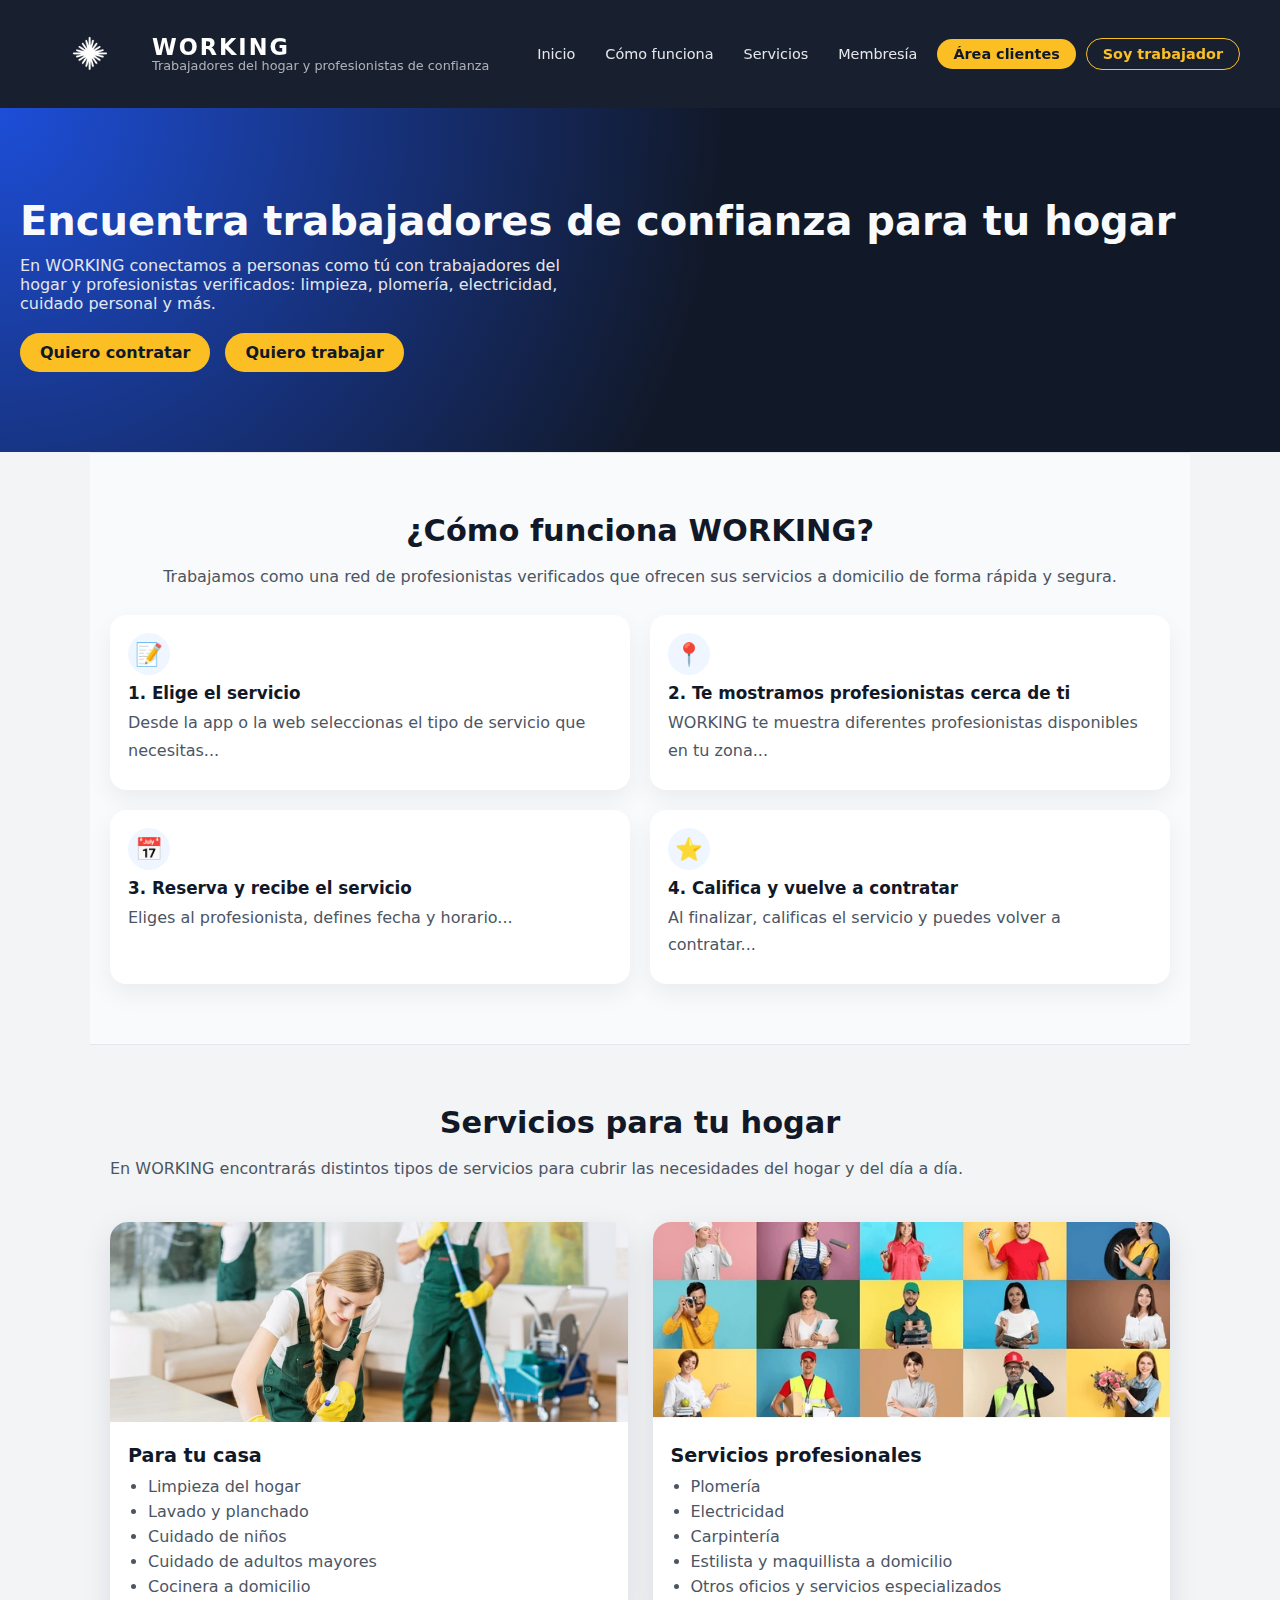
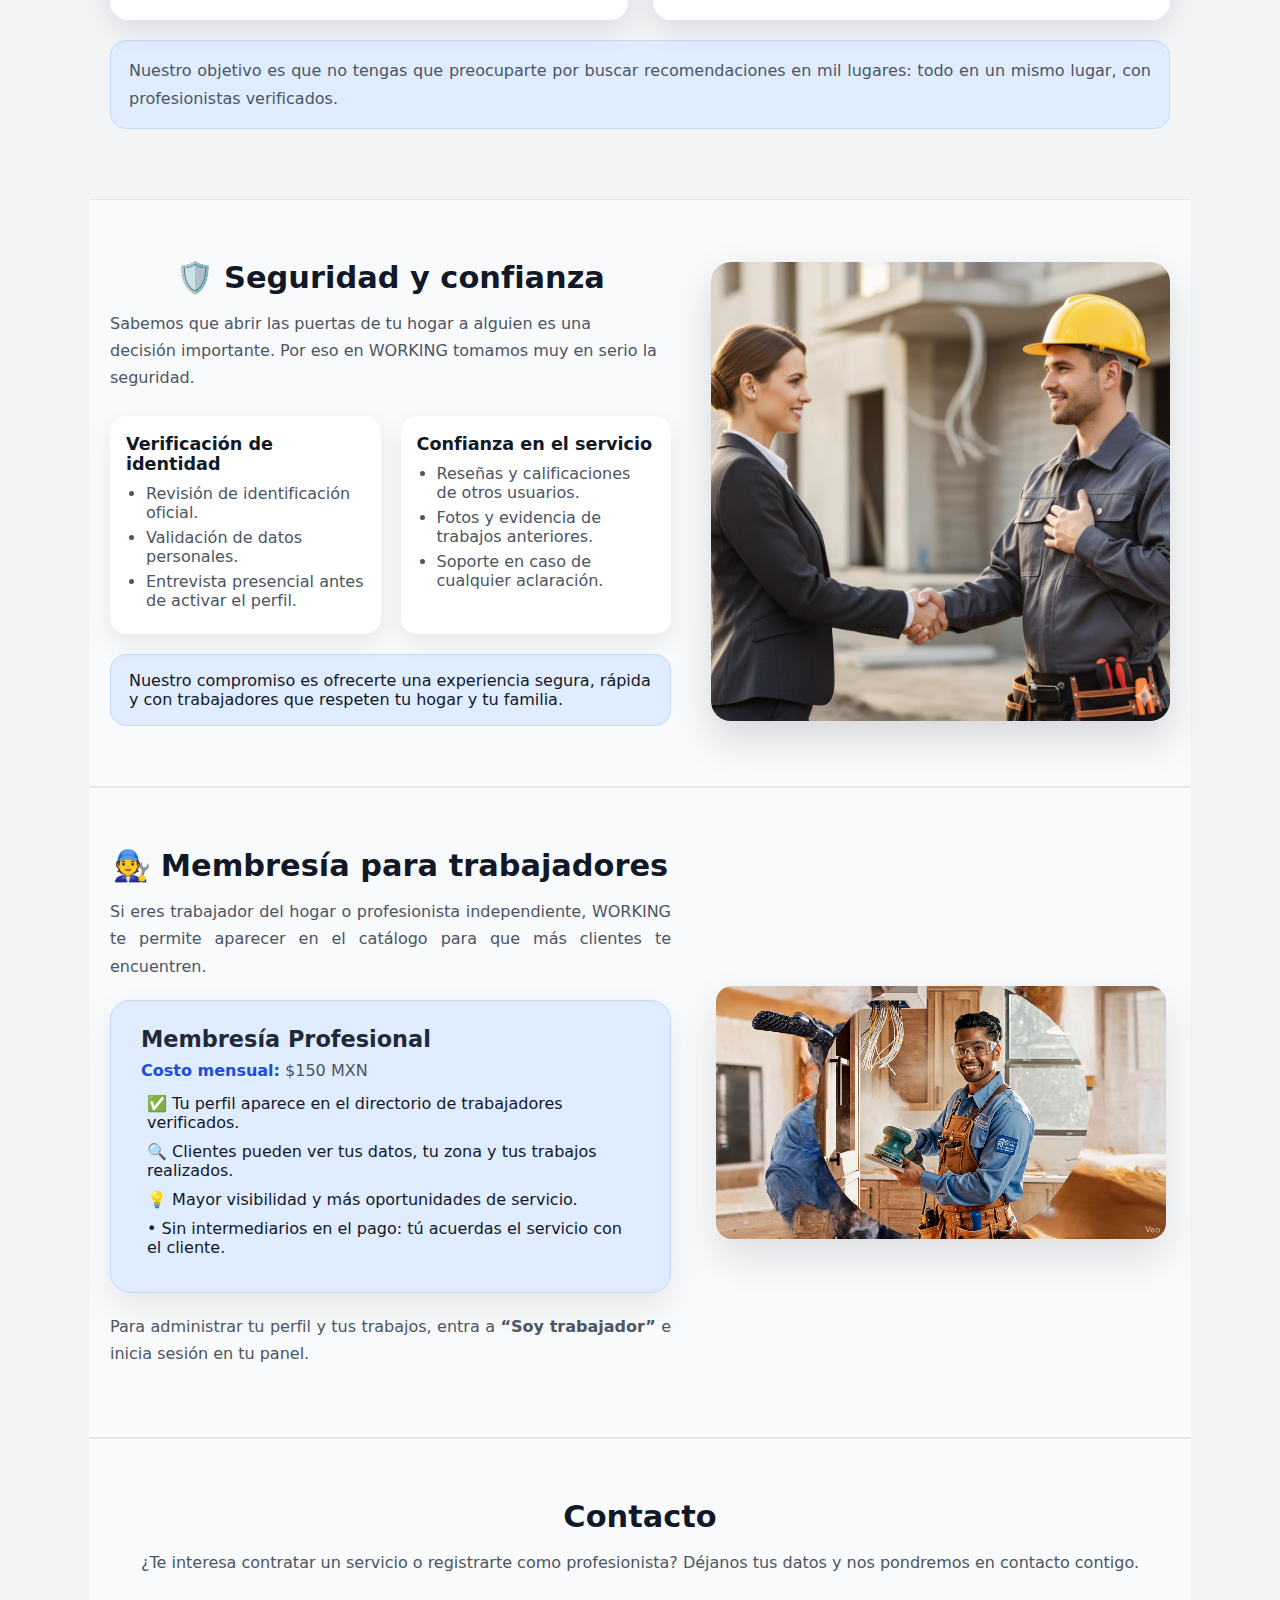
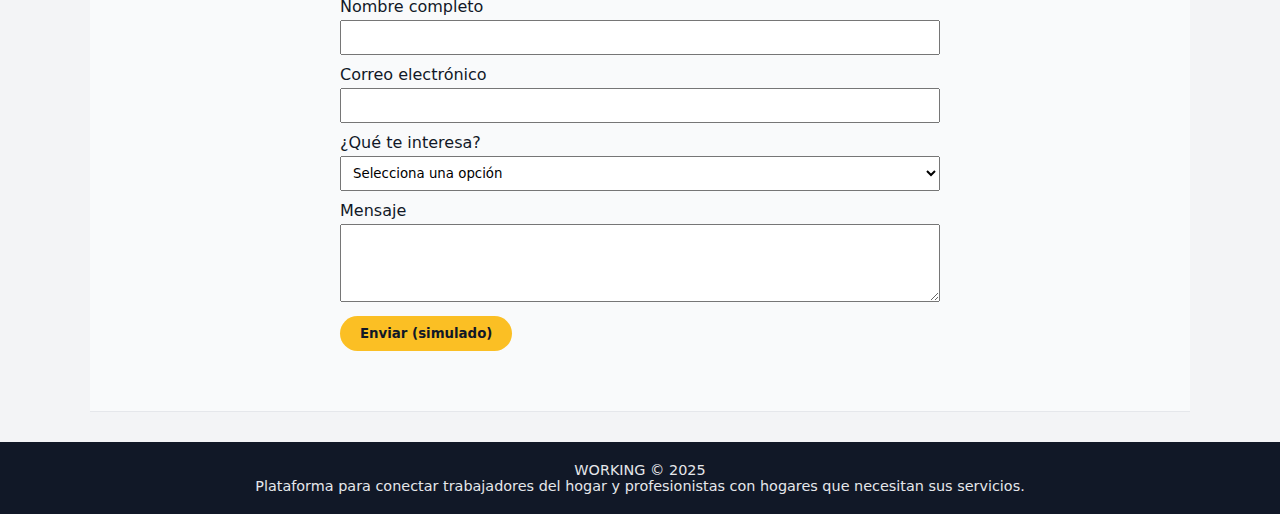
<file: index.html>
<!DOCTYPE html>
<html lang="es">
<head>
    <meta charset="UTF-8">
    <title>WORKING - Trabajadores del hogar de confianza</title>
    <meta name="viewport" content="width=device-width, initial-scale=1.0">
    <link rel="stylesheet" href="style.css">
</head>
<body>
    <!-- ENCABEZADO -->
    <header>
        <div class="logo">
    <img src="working.png" alt="Logo WORKING" class="logo-img">

    <div class="logo-text">
        <span class="logo-main">WORKING</span>
        <span class="logo-sub">Trabajadores del hogar y profesionistas de confianza</span>
    </div>
</div>
       <nav>
            <a href="#inicio">Inicio</a>
            <a href="#como-funciona">Cómo funciona</a>
            <a href="#servicios">Servicios</a>
            <a href="#planes">Membresía</a>
            <a href="login.html" class="nav-btn">Área clientes</a>
            <a href="trabajador_login.html" class="nav-btn nav-btn-outline">Soy trabajador</a>
        </nav>

    </header>

    <!-- INICIO / HERO -->
    <section id="inicio" class="hero">
        <div class="hero-content">
            <h1>Encuentra trabajadores de confianza para tu hogar</h1>
            <p>
                En WORKING conectamos a personas como tú con trabajadores del hogar y profesionistas 
                verificados: limpieza, plomería, electricidad, cuidado personal y más.
            </p>
            <a href="#servicios" class="btn" style="margin-right:10px;">Quiero contratar</a>
            <a href="#planes" class="btn">Quiero trabajar</a>
        </div>
    </section>

    <!-- CÓMO FUNCIONA -->
    <section id="como-funciona" class="section section-alt">
        <h2>¿Cómo funciona WORKING?</h2>
        <p style="text-align:center;">
            Trabajamos como una red de profesionistas verificados que ofrecen sus servicios a domicilio 
            de forma rápida y segura.
        </p>
        <div class="grid-2" style="margin-top:25px;">
                <div>
                    <div class="card-icon">📝</div>
                    <h3>1. Elige el servicio</h3>
                    <p>Desde la app o la web seleccionas el tipo de servicio que necesitas...</p>
                </div>
                <div>
                    <div class="card-icon">📍</div>
                    <h3>2. Te mostramos profesionistas cerca de ti</h3>
                    <p>WORKING te muestra diferentes profesionistas disponibles en tu zona...</p>
                </div>
                <div>
                    <div class="card-icon">📅</div>
                    <h3>3. Reserva y recibe el servicio</h3>
                    <p>Eliges al profesionista, defines fecha y horario...</p>
                </div>
                <div>
                    <div class="card-icon">⭐</div>
                    <h3>4. Califica y vuelve a contratar</h3>
                    <p>Al finalizar, calificas el servicio y puedes volver a contratar...</p>
                </div>
            </div>
        </div>
    </section>

    <!-- SERVICIOS -->
    <section id="servicios" class="section">
        <h2>Servicios para tu hogar</h2>
        <p>
            En WORKING encontrarás distintos tipos de servicios para cubrir las necesidades del hogar 
            y del día a día.
        </p>
        <div class="servicios-grid-img" style="margin-top: 40px;">

    <!-- TARJETA 1 -->
    <div class="servicio-card-img">
        <img src="hogar.jpg" 
             alt="Trabajadora de limpieza">
        
        <div class="servicio-content">
            <h3>Para tu casa</h3>
            <ul class="list">
                <li>Limpieza del hogar</li>
                <li>Lavado y planchado</li>
                <li>Cuidado de niños</li>
                <li>Cuidado de adultos mayores</li>
                <li>Cocinera a domicilio</li>
            </ul>
        </div>
    </div>

    <!-- TARJETA 2 -->
    <div class="servicio-card-img">
        <img src="trabajadores.webp" 
             alt="Servicios profesionales">
        
        <div class="servicio-content">
            <h3>Servicios profesionales</h3>
            <ul class="list">
                <li>Plomería</li>
                <li>Electricidad</li>
                <li>Carpintería</li>
                <li>Estilista y maquillista a domicilio</li>
                <li>Otros oficios y servicios especializados</li>
            </ul>
        </div>
    </div>

</div>

        <p class="note">
            Nuestro objetivo es que no tengas que preocuparte por buscar recomendaciones en mil lugares: 
            todo en un mismo lugar, con profesionistas verificados.
        </p>
    </section>

    <!-- SEGURIDAD -->
   <section id="seguridad" class="section section-alt">
    <div class="seguridad-grid">

        <!-- IZQUIERDA - TEXTO -->
        <div class="seguridad-texto">
            <h2 class="section-title">
                <span class="section-icon">🛡️</span>
                Seguridad y confianza
            </h2>

            <p>
                Sabemos que abrir las puertas de tu hogar a alguien es una decisión importante.
                Por eso en WORKING tomamos muy en serio la seguridad.
            </p>

            <div class="seguridad-cards">
                
                <div class="seguridad-card">
                    <h3>Verificación de identidad</h3>
                    <ul class="list">
                        <li>Revisión de identificación oficial.</li>
                        <li>Validación de datos personales.</li>
                        <li>Entrevista presencial antes de activar el perfil.</li>
                    </ul>
                </div>

                <div class="seguridad-card">
                    <h3>Confianza en el servicio</h3>
                    <ul class="list">
                        <li>Reseñas y calificaciones de otros usuarios.</li>
                        <li>Fotos y evidencia de trabajos anteriores.</li>
                        <li>Soporte en caso de cualquier aclaración.</li>
                    </ul>
                </div>

            </div>

            <div class="note">
                Nuestro compromiso es ofrecerte una experiencia segura, rápida y con trabajadores 
                que respeten tu hogar y tu familia.
            </div>
        </div>

        <!-- DERECHA - IMAGEN -->
        <div class="seguridad-imagen">
            <img src="Gemini_Generated_Image_tgb6mbtgb6mbtgb6.png" alt="Seguridad Working">
        </div>

    </div>
</section>


    <!-- PLANES PARA PROFESIONISTAS -->
        <section id="planes" class="section section-alt">
    <div class="membresia-grid">

        <!-- IZQUIERDA - TEXTO -->
        <div class="membresia-texto">
            <h2 class="section-title">
                <span class="section-icon">🧑‍🔧</span>
                Membresía para trabajadores
            </h2>

            <p>
                Si eres trabajador del hogar o profesionista independiente, WORKING te permite 
                aparecer en el catálogo para que más clientes te encuentren.
            </p>

            <div class="stats membresia-card">
                <h3 class="membresia-title">Membresía Profesional</h3>
                <p class="membresia-costo"><strong>Costo mensual:</strong> $150 MXN</p>

                <ul class="membresia-beneficios">
                    <li>✅ Tu perfil aparece en el directorio de trabajadores verificados.</li>
                    <li>🔍 Clientes pueden ver tus datos, tu zona y tus trabajos realizados.</li>
                    <li>💡 Mayor visibilidad y más oportunidades de servicio.</li>
                    <li>• Sin intermediarios en el pago: tú acuerdas el servicio con el cliente.</li>
                </ul>
            </div>


            <p style="margin-top: 20px;">
                Para administrar tu perfil y tus trabajos, entra a 
                <strong>“Soy trabajador”</strong> e inicia sesión en tu panel.
            </p>
        </div>

        <!-- DERECHA - VIDEO -->
        <div class="membresia-video">
                <video class="video-box" autoplay loop muted playsinline>
                    <source src="Video_De_Trabajadores_Felices_Y_Confiables.mp4" type="video/mp4">
                    Tu navegador no soporta el video.
                </video>
        </div>

    </div>
</section>


    <!-- CONTACTO -->
    <section id="contacto" class="section section-alt">
        <h2>Contacto</h2>
        <p style="text-align:center;">
            ¿Te interesa contratar un servicio o registrarte como profesionista? 
            Déjanos tus datos y nos pondremos en contacto contigo.
        </p>

        <form style="max-width:600px; margin:20px auto 0 auto;">
            <div style="margin-bottom:10px;">
                <label for="nombre">Nombre completo</label><br>
                <input type="text" id="nombre" name="nombre" style="width:100%; padding:8px; margin-top:4px;">
            </div>
            <div style="margin-bottom:10px;">
                <label for="correo">Correo electrónico</label><br>
                <input type="email" id="correo" name="correo" style="width:100%; padding:8px; margin-top:4px;">
            </div>
            <div style="margin-bottom:10px;">
                <label for="tipo">¿Qué te interesa?</label><br>
                <select id="tipo" name="tipo" style="width:100%; padding:8px; margin-top:4px;">
                    <option value="">Selecciona una opción</option>
                    <option value="contratar">Quiero contratar un servicio</option>
                    <option value="trabajar">Quiero registrarme como profesionista</option>
                    <option value="info">Solo quiero más información</option>
                </select>
            </div>
            <div style="margin-bottom:10px;">
                <label for="mensaje">Mensaje</label><br>
                <textarea id="mensaje" name="mensaje" rows="4" style="width:100%; padding:8px; margin-top:4px;"></textarea>
            </div>
            <button type="button" class="btn">
                Enviar (simulado)
            </button>
        </form>
    </section>

    <!-- PIE DE PÁGINA -->
    <footer>
        <p>WORKING &copy; 2025</p>
        <p>Plataforma para conectar trabajadores del hogar y profesionistas con hogares que necesitan sus servicios.</p>
    </footer>
</body>
</html>
</file>
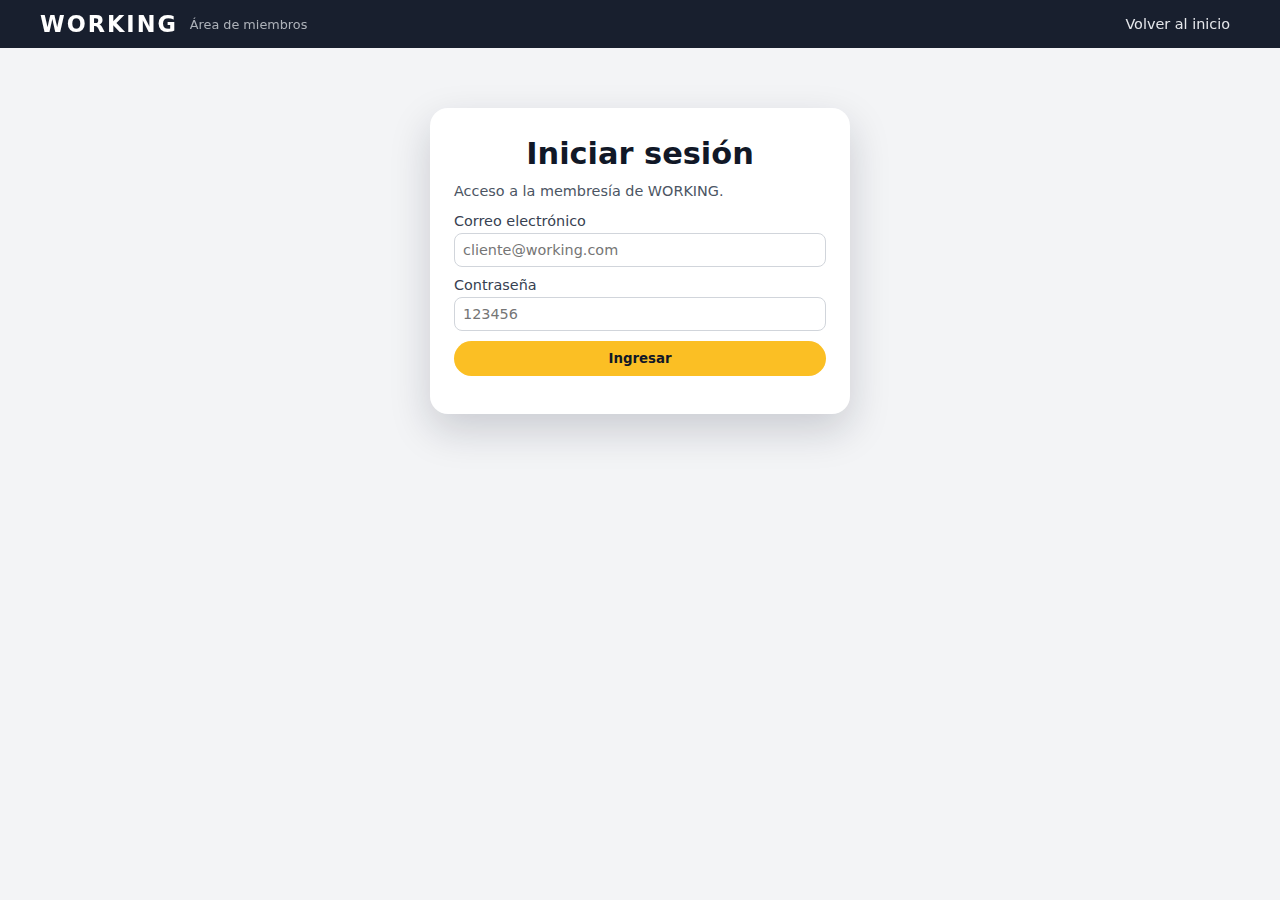
<file: login.html>
<!DOCTYPE html>
<html lang="es">
<head>
    <meta charset="UTF-8">
    <title>WORKING - Iniciar sesión</title>
    <meta name="viewport" content="width=device-width, initial-scale=1.0">
    <link rel="stylesheet" href="style.css">
</head>
<body>
<header>
    <div class="logo">
        <span class="logo-main">WORKING</span>
        <span class="logo-sub">Área de miembros</span>
    </div>
    <nav>
        <a href="index.html">Volver al inicio</a>
    </nav>
</header>

<section class="section">
    <div class="login-container">
        <h2>Iniciar sesión</h2>
        <p class="login-subtitle">
            Acceso a la membresía de WORKING.
        </p>

        <form id="loginForm">
            <label for="email">Correo electrónico</label>
            <input type="email" id="email" required placeholder="cliente@working.com">

            <label for="password">Contraseña</label>
            <input type="password" id="password" required placeholder="123456">

            <button type="submit" class="btn" style="width:100%; margin-top:10px;">
                Ingresar
            </button>

            <p id="errorMsg" class="error-message"></p>
        </form>
    </div>
</section>

<script>
    // Usuario “local” (sin base de datos)
    const DEMO_EMAIL = "cliente@working.com";
    const DEMO_PASSWORD = "123456";

    const form = document.getElementById("loginForm");
    const errorMsg = document.getElementById("errorMsg");

    form.addEventListener("submit", function(e) {
        e.preventDefault();
        const email = document.getElementById("email").value.trim();
        const password = document.getElementById("password").value.trim();

        if (email === DEMO_EMAIL && password === DEMO_PASSWORD) {
            // Simula sesión iniciada y redirige al área de miembros
            window.location.href = "miembros.html";
        } else {
            errorMsg.textContent = "Correo o contraseña incorrectos (es una simulación).";
        }
    });
</script>
</body>
</html>
</file>
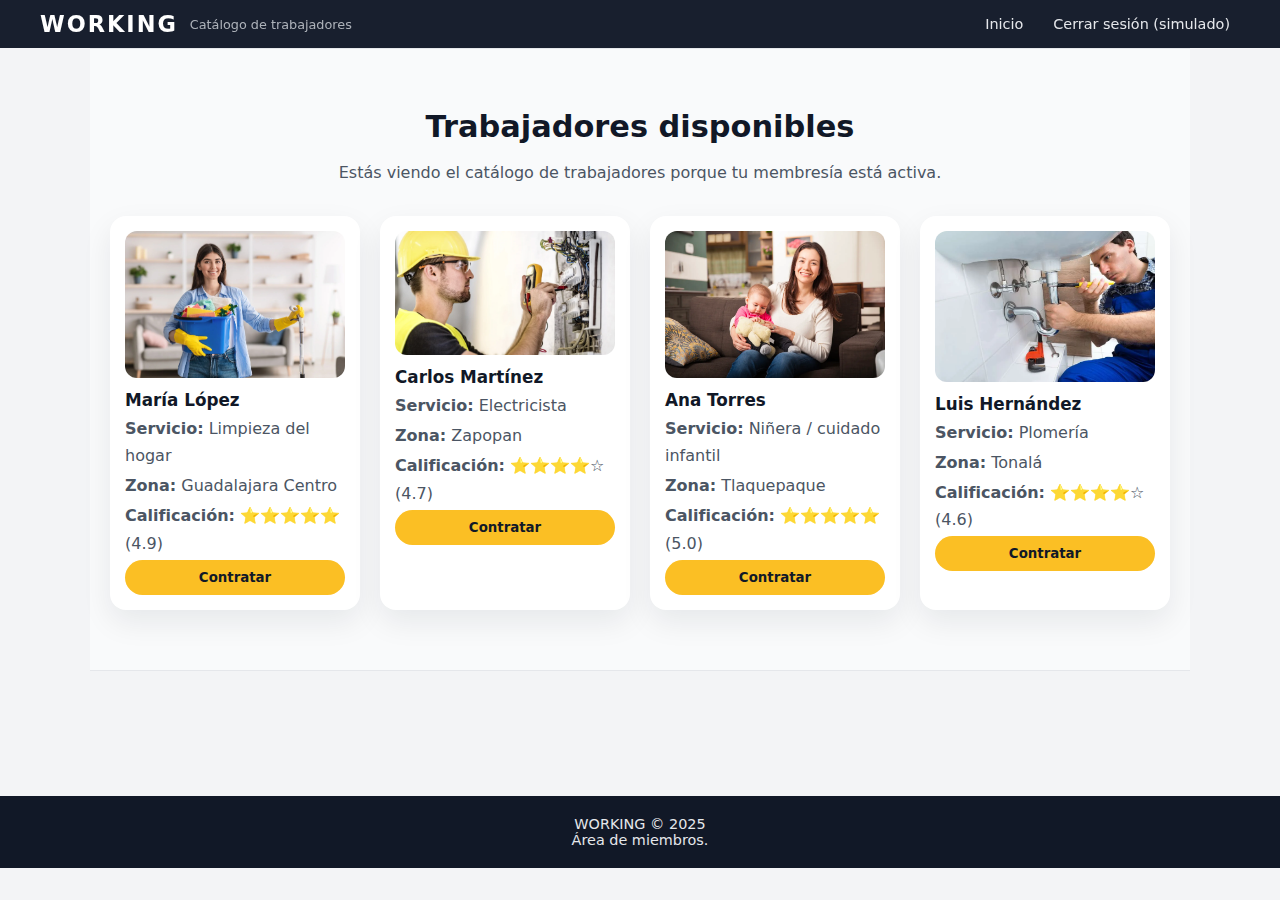
<file: miembros.html>
<!DOCTYPE html>
<html lang="es">
<head>
    <meta charset="UTF-8">
    <title>WORKING - Área de miembros</title>
    <meta name="viewport" content="width=device-width, initial-scale=1.0">
    <link rel="stylesheet" href="style.css">
</head>
<body>
<header>
    <div class="logo">
        <span class="logo-main">WORKING</span>
        <span class="logo-sub">Catálogo de trabajadores</span>
    </div>
    <nav>
        <a href="index.html">Inicio</a>
        <a href="login.html">Cerrar sesión (simulado)</a>
    </nav>
</header>

<section class="section section-alt">
    <h2>Trabajadores disponibles</h2>
    <p style="text-align:center;">
        Estás viendo el catálogo de trabajadores porque tu membresía está activa.
    </p>

    <div class="workers-grid">
        <!-- TRABAJADOR 1 -->
        <div class="worker-card">
            <img src="limpieza.webp" 
                 alt="Trabajadora 1">
            <h3>María López</h3>
            <p><strong>Servicio:</strong> Limpieza del hogar</p>
            <p><strong>Zona:</strong> Guadalajara Centro</p>
            <p><strong>Calificación:</strong> ⭐⭐⭐⭐⭐ (4.9)</p>
            <button class="btn btn-full">Contratar</button>
        </div>

        <!-- TRABAJADOR 2 -->
        <div class="worker-card">
            <img src="electricista.webp" 
                 alt="Trabajador 2">
            <h3>Carlos Martínez</h3>
            <p><strong>Servicio:</strong> Electricista</p>
            <p><strong>Zona:</strong> Zapopan</p>
            <p><strong>Calificación:</strong> ⭐⭐⭐⭐☆ (4.7)</p>
            <button class="btn btn-full">Contratar</button>
        </div>

        <!-- TRABAJADOR 3 -->
        <div class="worker-card">
            <img src="niñera.webp" 
                 alt="Trabajadora 3">
            <h3>Ana Torres</h3>
            <p><strong>Servicio:</strong> Niñera / cuidado infantil</p>
            <p><strong>Zona:</strong> Tlaquepaque</p>
            <p><strong>Calificación:</strong> ⭐⭐⭐⭐⭐ (5.0)</p>
            <button class="btn btn-full">Contratar</button>
        </div>

        <!-- TRABAJADOR 4 -->
        <div class="worker-card">
            <img src="plomero.webp" 
                 alt="Trabajador 4">
            <h3>Luis Hernández</h3>
            <p><strong>Servicio:</strong> Plomería</p>
            <p><strong>Zona:</strong> Tonalá</p>
            <p><strong>Calificación:</strong> ⭐⭐⭐⭐☆ (4.6)</p>
            <button class="btn btn-full">Contratar</button>
        </div>
    </div>
</section>
<br>
<br>
<br>
<br>
<br>
<footer>
    <p>WORKING &copy; 2025</p>
    <p>Área de miembros.</p>
</footer>
</body>
</html>
</file>
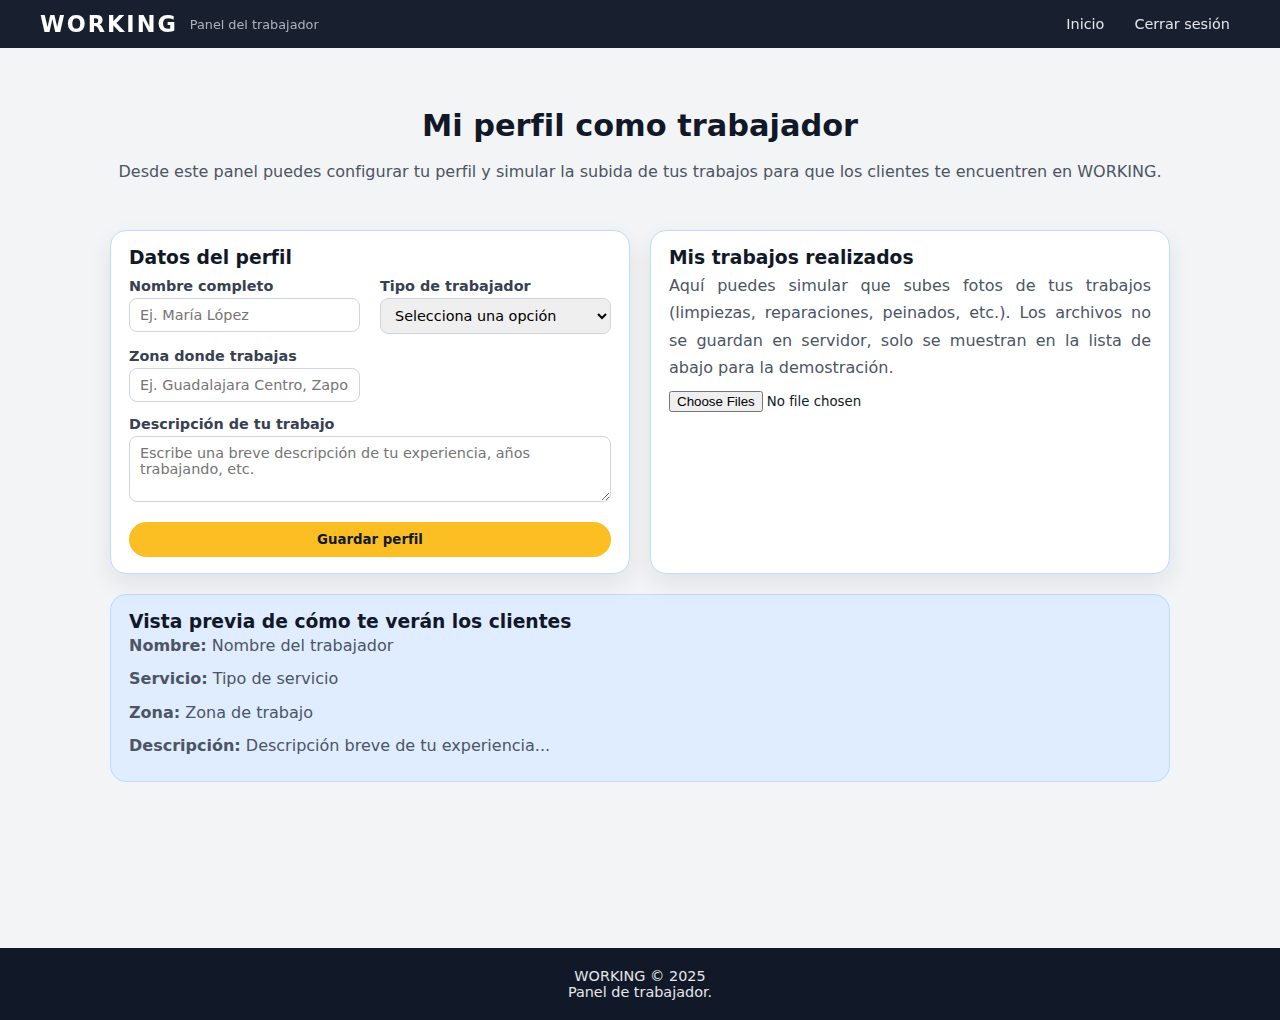
<file: panel_trabajador.html>
<!DOCTYPE html>
<html lang="es">
<head>
    <meta charset="UTF-8">
    <title>WORKING - Panel del trabajador</title>
    <meta name="viewport" content="width=device-width, initial-scale=1.0">
    <link rel="stylesheet" href="style.css">
</head>
<body>
<header>
    <div class="logo">
        <span class="logo-main">WORKING</span>
        <span class="logo-sub">Panel del trabajador</span>
    </div>
    <nav>
        <a href="index.html">Inicio</a>
        <a href="trabajador_login.html">Cerrar sesión</a>
    </nav>
</header>

<section class="section">
    <h2>Mi perfil como trabajador</h2>
    <p style="text-align:center;">
        Desde este panel puedes configurar tu perfil y simular la subida de tus trabajos
        para que los clientes te encuentren en WORKING.
    </p>

    <div class="dashboard-grid">
        <!-- DATOS DEL PERFIL -->
<div class="dashboard-card">
    <h3>Datos del perfil</h3>
    <form id="perfilForm" class="perfil-form">
        <div class="field-group">
            <label for="nombre">Nombre completo</label>
            <input type="text" id="nombre" placeholder="Ej. María López">
        </div>

        <div class="field-group">
            <label for="tipo">Tipo de trabajador</label>
            <select id="tipo">
                <option value="">Selecciona una opción</option>
                <option value="Limpieza del hogar">Limpieza del hogar</option>
                <option value="Niñera / cuidado infantil">Niñera / cuidado infantil</option>
                <option value="Cuidado de adultos mayores">Cuidado de adultos mayores</option>
                <option value="Plomería">Plomería</option>
                <option value="Electricidad">Electricidad</option>
                <option value="Carpintería">Carpintería</option>
                <option value="Estilista / Maquillista">Estilista / Maquillista</option>
                <option value="Otro">Otro</option>
            </select>
        </div>

        <div class="field-group">
            <label for="zona">Zona donde trabajas</label>
            <input type="text" id="zona" placeholder="Ej. Guadalajara Centro, Zapopan, etc.">
        </div>

        <div class="field-group field-full">
            <label for="descripcion">Descripción de tu trabajo</label>
            <textarea id="descripcion" rows="3"
                placeholder="Escribe una breve descripción de tu experiencia, años trabajando, etc."></textarea>
        </div>

        <button type="button" class="btn btn-full perfil-btn" onclick="guardarPerfil()">
            Guardar perfil
        </button>
    </form>
</div>

        <!-- SUBIDA DE TRABAJOS -->
        <div class="dashboard-card">
            <h3>Mis trabajos realizados</h3>
            <p>
                Aquí puedes simular que subes fotos de tus trabajos (limpiezas, reparaciones, peinados, etc.).
                Los archivos no se guardan en servidor, solo se muestran en la lista de abajo para la demostración.
            </p>
            <input type="file" id="archivos" multiple>
            <ul id="listaArchivos"></ul>
        </div>
    </div>

    <div class="preview-card">
        <h3>Vista previa de cómo te verán los clientes</h3>
        <p><strong>Nombre:</strong> <span id="prevNombre">Nombre del trabajador</span></p>
        <p><strong>Servicio:</strong> <span id="prevServicio">Tipo de servicio</span></p>
        <p><strong>Zona:</strong> <span id="prevZona">Zona de trabajo</span></p>
        <p><strong>Descripción:</strong> <span id="prevDescripcion">Descripción breve de tu experiencia...</span></p>
    </div>
</section>
<br>
<br>
<br>
<br>

<footer>
    <p>WORKING &copy; 2025</p>
    <p>Panel de trabajador.</p>
</footer>

<script>
function guardarPerfil() {
    const nombre = document.getElementById('nombre').value || "Nombre del trabajador";
    const tipo = document.getElementById('tipo').value || "Tipo de servicio";
    const zona = document.getElementById('zona').value || "Zona de trabajo";
    const descripcion = document.getElementById('descripcion').value || "Descripción breve de tu experiencia...";

    document.getElementById('prevNombre').textContent = nombre;
    document.getElementById('prevServicio').textContent = tipo;
    document.getElementById('prevZona').textContent = zona;
    document.getElementById('prevDescripcion').textContent = descripcion;

    alert("Datos guardados (simulado, solo para la demostración).");
}

document.getElementById('archivos').addEventListener('change', function() {
    const lista = document.getElementById('listaArchivos');
    lista.innerHTML = '';
    for (const file of this.files) {
        const li = document.createElement('li');
        li.textContent = file.name;
        lista.appendChild(li);
    }
});
</script>
</body>
</html>
</file>
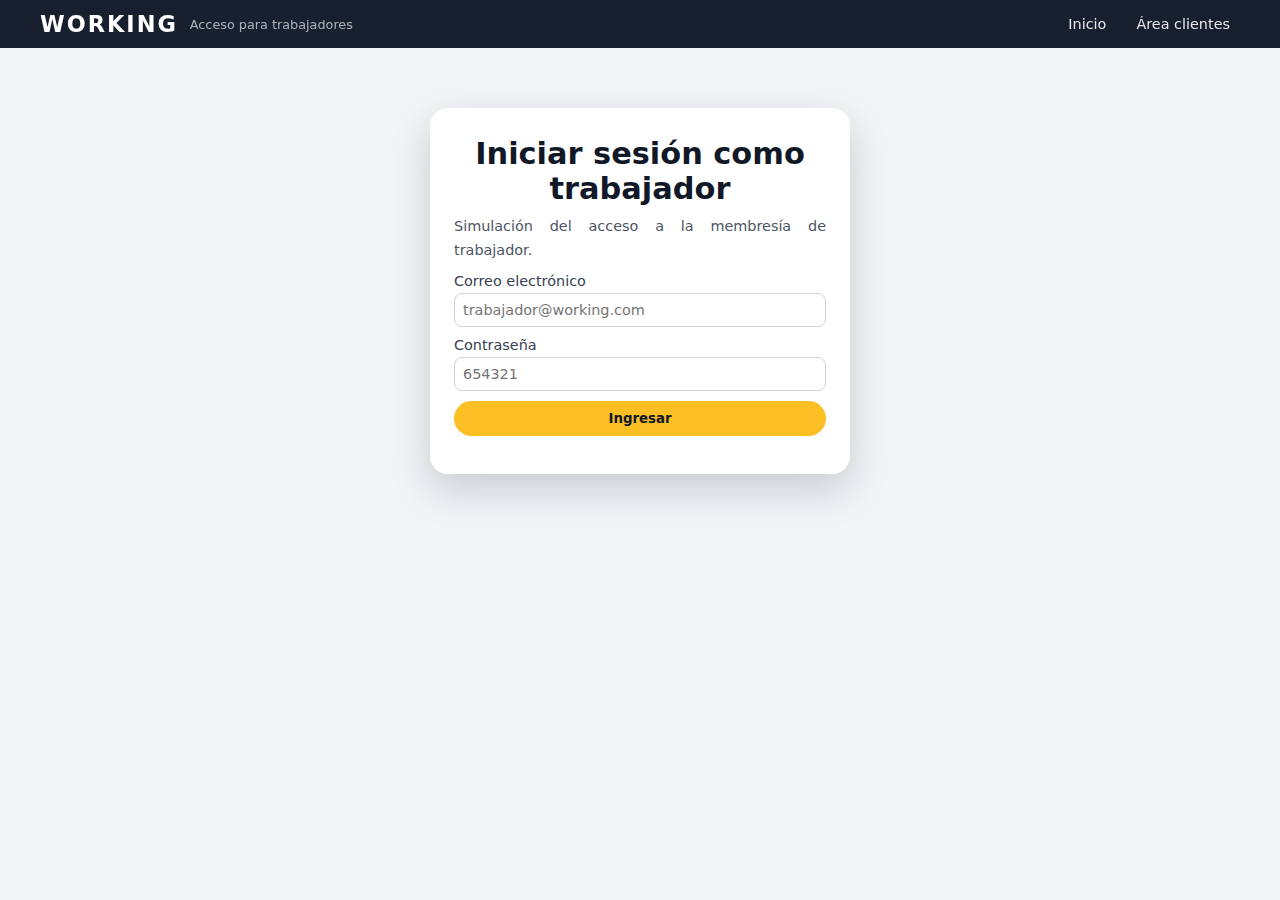
<file: trabajador_login.html>
<!DOCTYPE html>
<html lang="es">
<head>
    <meta charset="UTF-8">
    <title>WORKING - Acceso trabajador</title>
    <meta name="viewport" content="width=device-width, initial-scale=1.0">
    <link rel="stylesheet" href="style.css">
</head>
<body>
<header>
    <div class="logo">
        <span class="logo-main">WORKING</span>
        <span class="logo-sub">Acceso para trabajadores</span>
    </div>
    <nav>
        <a href="index.html">Inicio</a>
        <a href="login.html">Área clientes</a>
    </nav>
</header>

<section class="section">
    <div class="login-container">
        <h2>Iniciar sesión como trabajador</h2>
        <p class="login-subtitle">
            Simulación del acceso a la membresía de trabajador.
        </p>

        <form id="loginTrabajadorForm">
            <label for="emailTrab">Correo electrónico</label>
            <input type="email" id="emailTrab" required placeholder="trabajador@working.com">

            <label for="passwordTrab">Contraseña</label>
            <input type="password" id="passwordTrab" required placeholder="654321">

            <button type="submit" class="btn" style="width:100%; margin-top:10px;">
                Ingresar
            </button>

            <p id="errorTrab" class="error-message"></p>
        </form>

    </div>
</section>

<script>
    const TRAB_EMAIL = "trabajador@working.com";
    const TRAB_PASSWORD = "654321";

    const formTrab = document.getElementById("loginTrabajadorForm");
    const errorTrab = document.getElementById("errorTrab");

    formTrab.addEventListener("submit", function(e) {
        e.preventDefault();
        const email = document.getElementById("emailTrab").value.trim();
        const password = document.getElementById("passwordTrab").value.trim();

        if (email === TRAB_EMAIL && password === TRAB_PASSWORD) {
            window.location.href = "panel_trabajador.html";
        } else {
            errorTrab.textContent = "Correo o contraseña incorrectos (simulación).";
        }
    });
</script>
</body>
</html>
</file>
<file: style.css>
/* --------- RESETEO BÁSICO --------- */
* {
    box-sizing: border-box;
    margin: 0;
    padding: 0;
    font-family: system-ui, -apple-system, BlinkMacSystemFont, "Segoe UI", sans-serif;
}

body {
    background-color: #f3f4f6;
    color: #111827;
}

/* --------- HEADER --------- */
header {
    position: sticky;
    top: 0;
    z-index: 10;
    background: rgba(17, 24, 39, 0.97);
    color: #fff;
    display: flex;
    justify-content: space-between;
    align-items: center;
    padding: 10px 40px;
    backdrop-filter: blur(8px);
}

/* LOGO */
.logo {
    display: flex;
    align-items: center;
    gap: 12px;
}

.logo-img {
    width: 100px;
    height: auto;
    object-fit: contain;
    filter: brightness(1.5);
}

.logo-text {
    display: flex;
    flex-direction: column;
    line-height: 1.1;
}

.logo-main {
    font-weight: 700;
    font-size: 1.4rem;
    letter-spacing: 2px;
    color: #fff;
}

.logo-sub {
    font-size: 0.8rem;
    opacity: 0.8;
    color: #d1d5db;
}

nav {
    display: flex;
    align-items: center;
    gap: 10px;
}

nav a {
    color: #e5e7eb;
    text-decoration: none;
    font-size: 0.9rem;
    padding: 6px 10px;
    border-radius: 999px;
    transition: background 0.2s, color 0.2s, transform 0.15s;
}

nav a:hover {
    background: rgba(249, 250, 251, 0.1);
    transform: translateY(-1px);
}

/* Botones destacados en el header */
.nav-btn {
    background: #fbbf24;
    color: #111827;
    font-weight: 600;
    padding: 7px 16px;
}

.nav-btn:hover {
    background: #f59e0b;
    color: #111827;
}

.nav-btn-outline {
    border: 1px solid #fbbf24;
    background: transparent;
    color: #fbbf24;
}

.nav-btn-outline:hover {
    background: #fbbf24;
    color: #111827;
}

/* --------- HERO --------- */
.hero {
    background: radial-gradient(circle at top left, #1d4ed8 0, #111827 55%);
    color: #f9fafb;
    padding: 90px 20px 80px;
}

.hero-inner {
    max-width: 1100px;
    margin: 0 auto;
    display: grid;
    grid-template-columns: minmax(0, 1.1fr) minmax(0, 0.9fr);
    gap: 40px;
    align-items: center;
    animation: fadeUp 0.7s ease-out;
}

.hero-content h1 {
    font-size: 2.5rem;
    margin-bottom: 12px;
}

.hero-content p {
    font-size: 1rem;
    max-width: 550px;
    margin-bottom: 20px;
    color: #e5e7eb;
}

.hero-buttons {
    display: flex;
    flex-wrap: wrap;
    gap: 10px;
}

.btn {
    display: inline-block;
    padding: 10px 20px;
    background-color: #fbbf24;
    color: #111827;
    border-radius: 999px;
    text-decoration: none;
    font-weight: 600;
    border: none;
    cursor: pointer;
    text-align: center;
    transition: transform 0.15s, box-shadow 0.15s, background 0.15s;
}

.btn:hover {
    background-color: #f59e0b;
    box-shadow: 0 8px 20px rgba(0, 0, 0, 0.25);
    transform: translateY(-1px);
}

.btn-secondary {
    background: transparent;
    color: #fbbf24;
    border: 1px solid #fbbf24;
}

.btn-secondary:hover {
    background: #fbbf24;
    color: #111827;
}

.btn-full {
    width: 100%;
}

.hero-image {
    display: flex;
    justify-content: center;
}

.hero-image img {
    max-width: 100%;
    width: 380px;
    border-radius: 24px;
    box-shadow: 0 20px 40px rgba(15, 23, 42, 0.7);
    object-fit: cover;
}

/* --------- SECCIONES GENERALES --------- */
.section {
    padding: 60px 20px;
    max-width: 1100px;
    margin: 0 auto;
    animation: fadeInUp 0.6s ease-out;
}

.section h2 {
    font-size: 1.9rem;
    margin-bottom: 15px;
    text-align: center;
    color: #111827;
}

.section p {
    margin-bottom: 10px;
    line-height: 1.7;
    text-align: justify;
    color: #4b5563;
}

.section-alt {
    background-color: #f9fafb;
    border-top: 1px solid #e5e7eb;
    border-bottom: 1px solid #e5e7eb;
}

/* --------- GRID Y TARJETAS --------- */
.grid-2 {
    display: grid;
    grid-template-columns: repeat(2, minmax(0, 1fr));
    gap: 20px;
    margin-top: 25px;
}

/* Tarjetitas para “Cómo funciona” y “Servicios” */
.grid-2 > div {
    background: #ffffff;
    padding: 18px 18px 16px;
    border-radius: 16px;
    box-shadow: 0 10px 25px rgba(15, 23, 42, 0.06);
    transition: transform 0.15s ease, box-shadow 0.15s ease;
}

.grid-2 > div h3 {
    margin-bottom: 6px;
    font-size: 1.05rem;
    color: #111827;
}

.grid-2 > div p {
    text-align: left;
}

.grid-2 > div:hover {
    transform: translateY(-4px);
    box-shadow: 0 16px 35px rgba(15, 23, 42, 0.12);
}

/* Listas */
.list {
    list-style: disc;
    padding-left: 20px;
    margin-top: 10px;
}

.list li {
    margin-bottom: 6px;
    color: #4b5563;
}

/* Bloques tipo “tarjeta de info” */
.stats, .note, .preview-card, .dashboard-card {
    margin-top: 20px;
    padding: 16px 18px;
    border-radius: 16px;
    background-color: #e0ecff;
    border: 1px solid #bfdbfe;
}

/* --------- LOGIN --------- */
.login-container {
    max-width: 420px;
    margin: 0 auto;
    background: #ffffff;
    padding: 28px 24px;
    border-radius: 18px;
    box-shadow: 0 16px 40px rgba(15, 23, 42, 0.18);
}

.login-container h2 {
    text-align: center;
    margin-bottom: 8px;
}

.login-subtitle {
    text-align: center;
    font-size: 0.9rem;
    margin-bottom: 18px;
    color: #6b7280;
}

.login-container form label {
    display: block;
    margin-top: 10px;
    font-size: 0.9rem;
    color: #374151;
}

.login-container input,
.login-container select,
.login-container textarea {
    width: 100%;
    padding: 8px;
    margin-top: 4px;
    border-radius: 8px;
    border: 1px solid #d1d5db;
    font-size: 0.9rem;
}

.login-container input:focus,
.login-container select:focus,
.login-container textarea:focus {
    outline: none;
    border-color: #2563eb;
    box-shadow: 0 0 0 1px #2563eb33;
}

.error-message {
    color: #b91c1c;
    font-size: 0.85rem;
    margin-top: 10px;
    text-align: center;
}

.login-hint {
    margin-top: 16px;
    font-size: 0.85rem;
    text-align: center;
    color: #6b7280;
}

/* --------- PANEL TRABAJADOR / PREVIEW --------- */
.dashboard-grid {
    display: grid;
    grid-template-columns: repeat(auto-fit, minmax(280px, 1fr));
    gap: 20px;
    margin-top: 25px;
}

.dashboard-card {
    background: #ffffff;
    box-shadow: 0 10px 25px rgba(15, 23, 42, 0.08);
}

.preview-card p {
    margin-bottom: 6px;
}

/* --------- TRABAJADORES (ÁREA CLIENTES) --------- */
.workers-grid {
    display: grid;
    grid-template-columns: repeat(auto-fit, minmax(230px, 1fr));
    gap: 20px;
    margin-top: 30px;
}

.worker-card {
    background: #ffffff;
    padding: 15px;
    border-radius: 16px;
    box-shadow: 0 12px 30px rgba(15, 23, 42, 0.08);
    text-align: left;
    transition: transform 0.15s, box-shadow 0.15s;
}

.worker-card img {
    width: 100%;
    border-radius: 12px;
    margin-bottom: 8px;
    object-fit: cover;
}

.worker-card h3 {
    margin-bottom: 5px;
    font-size: 1.05rem;
    color: #111827;
}

.worker-card p {
    margin-bottom: 3px;
    text-align: left;
}

.worker-card:hover {
    transform: translateY(-4px);
    box-shadow: 0 18px 40px rgba(15, 23, 42, 0.16);
}

/* --------- FOOTER --------- */
footer {
    text-align: center;
    padding: 20px;
    background-color: #111827;
    color: #e5e7eb;
    font-size: 0.9rem;
    margin-top: 30px;
}

/* --------- ANIMACIONES --------- */
@keyframes fadeUp {
    from {
        opacity: 0;
        transform: translateY(15px);
    }
    to {
        opacity: 1;
        transform: translateY(0);
    }
}

@keyframes fadeInUp {
    from {
        opacity: 0;
        transform: translateY(20px);
    }
    to {
        opacity: 1;
        transform: translateY(0);
    }
}

/* --------- RESPONSIVO GENERAL --------- */
@media (max-width: 900px) {
    header {
        padding: 10px 16px;
        flex-direction: column;
        align-items: flex-start;
        gap: 8px;
    }

    nav {
        flex-wrap: wrap;
        justify-content: flex-start;
    }

    .hero-inner {
        grid-template-columns: 1fr;
        text-align: left;
    }

    .hero-image {
        order: -1;
        margin-bottom: 10px;
    }

    .hero-content h1 {
        font-size: 2rem;
    }
}

@media (max-width: 640px) {
    .section {
        padding: 40px 16px;
    }

    .grid-2 {
        grid-template-columns: 1fr;
    }
}

/* Icono en títulos de sección */
.section-title {
    display: flex;
    align-items: center;
    justify-content: center;
    gap: 10px;
}

.section-icon {
    font-size: 1.9rem;
}

/* Iconos redondos dentro de las tarjetas */
.card-icon {
    width: 42px;
    height: 42px;
    border-radius: 999px;
    background: #eff6ff;
    display: flex;
    align-items: center;
    justify-content: center;
    font-size: 1.4rem;
    margin-bottom: 8px;
    color: #1d4ed8;
}

/* GRID DE TARJETAS CON IMAGEN */
.servicios-grid-img {
    display: grid;
    grid-template-columns: repeat(auto-fit, minmax(300px, 1fr));
    gap: 25px;
}

.servicio-card-img {
    background: #fff;
    border-radius: 18px;
    overflow: hidden;
    box-shadow: 0 10px 30px rgba(15, 23, 42, 0.1);
    transition: transform 0.25s ease, box-shadow 0.25s ease;
}

.servicio-card-img:hover {
    transform: translateY(-5px);
    box-shadow: 0 16px 40px rgba(15, 23, 42, 0.18);
}

.servicio-card-img img {
    width: 100%;
    height: 200px;
    object-fit: cover;
}

.servicio-content {
    padding: 18px;
}

.servicio-content h3 {
    margin-bottom: 10px;
    font-size: 1.2rem;
    color: #111827;
}

/* ---- SECCIÓN SEGURIDAD ---- */
.seguridad-grid {
    display: grid;
    grid-template-columns: 1.1fr 0.9fr;
    gap: 40px;
    align-items: center;
}

.seguridad-texto p {
    text-align: left !important;
    max-width: 550px;
}

.seguridad-cards {
    display: grid;
    grid-template-columns: repeat(auto-fit, minmax(250px, 1fr));
    gap: 20px;
    margin-top: 25px;
}

.seguridad-card {
    background: #ffffff;
    padding: 18px 16px;
    border-radius: 16px;
    box-shadow: 0 10px 25px rgba(15, 23, 42, 0.08);
    transition: 0.25s ease;
}

.seguridad-card:hover {
    transform: translateY(-4px);
    box-shadow: 0 18px 40px rgba(15, 23, 42, 0.16);
}

.seguridad-card h3 {
    margin-bottom: 10px;
    font-size: 1.1rem;
    color: #111827;
}

.seguridad-imagen img {
    width: 100%;
    border-radius: 20px;
    box-shadow: 0 18px 40px rgba(15, 23, 42, 0.15);
    object-fit: cover;
}

@media (max-width: 900px) {
    .seguridad-grid {
        grid-template-columns: 1fr;
    }

    .seguridad-imagen {
        text-align: center;
    }

    .seguridad-imagen img {
        max-width: 420px;
    }
}

/* GRID PARA LA SECCIÓN DE MEMBRESÍA CON VIDEO */
.membresia-grid {
    display: grid;
    grid-template-columns: 1.1fr 0.9fr;
    gap: 40px;
    align-items: center;
}

.membresia-video {
    display: flex;
    justify-content: center;
}

.video-box {
    width: 100%;
    max-width: 450px;
    border-radius: 16px;
    box-shadow: 0 18px 40px rgba(15, 23, 42, 0.12);
}

@media (max-width: 900px) {
    .membresia-grid {
        grid-template-columns: 1fr;
        text-align: center;
    }

    .membresia-video {
        margin-top: 20px;
    }

    .video-box {
        max-width: 90%;
    }
}

/* ---- TARJETA DE MEMBRESÍA MODERNA ---- */
.membresia-card {
    background: #e0ecff !important;
    border-radius: 20px !important;
    padding: 25px 30px !important;
    box-shadow: 0 15px 35px rgba(0, 0, 0, 0.08);
    border: 1px solid #c3d7ff;
}

.membresia-title {
    font-size: 1.4rem;
    font-weight: 700;
    margin-bottom: 5px;
    color: #1f2937;
}

.membresia-costo {
    font-size: 1rem;
    margin-bottom: 15px;
    color: #374151;
}

.membresia-beneficios {
    list-style: none;
    padding-left: 0;
}

.membresia-beneficios li {
    font-size: 1rem;
    margin-bottom: 10px;
    display: flex;
    align-items: center;
}

.membresia-beneficios li::before {
    content: "";
    margin-right: 6px;
}

.membresia-card strong {
    color: #1d4ed8;
}

@media (max-width: 700px) {
    .membresia-card {
        padding: 20px;
    }
    .membresia-title {
        font-size: 1.25rem;
    }
}

/* ---- FORMULARIO PERFIL TRABAJADOR ---- */
.perfil-form {
    display: grid;
    grid-template-columns: repeat(2, minmax(0, 1fr));
    gap: 14px 20px;
    margin-top: 10px;
}

.field-group {
    display: flex;
    flex-direction: column;
    font-size: 0.9rem;
}

.field-group label {
    margin-bottom: 4px;
    font-weight: 600;
    color: #374151;
}

.field-group input,
.field-group select,
.field-group textarea {
    width: 100%;
    padding: 8px 10px;
    border-radius: 8px;
    border: 1px solid #d1d5db;
    font-size: 0.9rem;
}

.field-group input:focus,
.field-group select:focus,
.field-group textarea:focus {
    outline: none;
    border-color: #2563eb;
    box-shadow: 0 0 0 1px #2563eb33;
}

/* Descripción ocupa todo el ancho */
.field-full {
    grid-column: 1 / -1;
}

/* Botón al ancho completo y separado */
.perfil-btn {
    grid-column: 1 / -1;
    margin-top: 6px;
}

/* Ajuste visual de la tarjeta */
.dashboard-card h3 {
    margin-bottom: 4px;
}

/* Responsivo: una sola columna en pantallas chicas */
@media (max-width: 700px) {
    .perfil-form {
        grid-template-columns: 1fr;
    }
}
</file>
